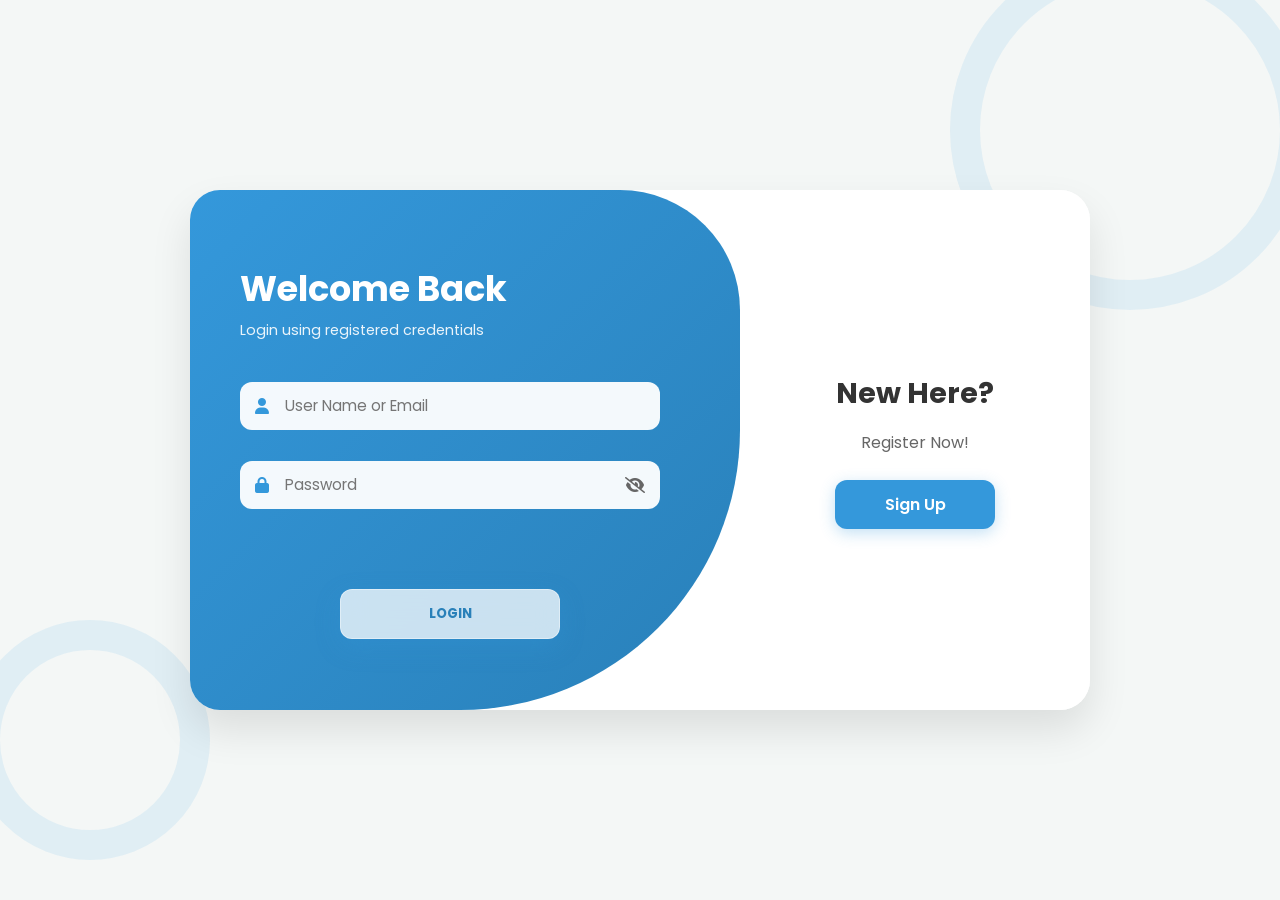
<file: login.html>
<!DOCTYPE html>
<html lang="en">
<head>
  <meta charset="UTF-8">
  <meta name="viewport" content="width=device-width, initial-scale=1.0">
  <title>Taskora | Login</title>
  <link rel="icon" type='image/x-icon' href="https://img.icons8.com/plasticine/1200/work-authorisation.jpg">
  <!-- font -->
  <link rel="preconnect" href="https://fonts.googleapis.com">
  <link rel="preconnect" href="https://fonts.gstatic.com" crossorigin>
  <link href="https://fonts.googleapis.com/css2?family=Poppins:wght@400;500;700&display=swap" rel="stylesheet">
  <link rel="stylesheet" href="https://cdnjs.cloudflare.com/ajax/libs/font-awesome/6.5.0/css/all.min.css">
  <!-- style -->
  <link rel="stylesheet" href="css/login.css">
</head>
<body>
  <div id="notification"></div>
  <div class="container">
    <!-- left side -->
    <div class="left">
      <h2>Welcome Back</h2>
      <p class="subtitle">Login using registered credentials</p>
      <form id="loginForm" action="#" method="post">
        <!-- username -->
        <div class="input-box">
          <label for="username"><i class="fa fa-user left-icon"></i></label>
          <input type="text" id="username" name="username" placeholder="User Name or Email" title="Enter you registered usrename or email" required><br><br>
        </div>
        <!-- password -->
        <div class="input-box">
          <label for="password"><i class="fa fa-lock left-icon"></i></label>
          <input type="password" id="password" name="password" placeholder="Password" required>
          <span class="show-password"><i class="fa fa-eye-slash right-icon" onclick="togglePassword('password', this)"></i></span>
        </div><br><br>
        <!-- login -->
        <button type="submit" class="login-btn">Login</button>
      </form>
    </div>
    <!-- right side -->
    <div class="right">
      <h2>New Here?</h2>
      <p>Register Now!</p>
      <a href="index.html" class="signup-btn">Sign Up</a>
    </div>
  </div>
  <script src="/js/login.js"></script>
  <script src="/js/common.js"></script>
</body>
</html>
</file>
<file: css/login.css>
/* 🎨 THEME COLORS UPDATED TO MATCH PROFILE PAGE */
:root {
    --primary: #3498db;
    --primary-dark: #2980b9;
    --primary-light: #eef5ff;

    --text-main: #333;
    --text-muted: #666;

    --bg-light: #f4f7f6;
}

/* --- GLOBAL --- */
* {
    margin: 0;
    padding: 0;
    box-sizing: border-box;
    font-family: 'Poppins', sans-serif;
}

body {
    background-color: var(--bg-light);
    display: flex;
    justify-content: center;
    align-items: center;
    min-height: 100vh;
    position: relative;
    font-family:'Segoe UI';
}

/* --- BACKGROUND DECOR --- */
body::before, body::after {
    content: "";
    position: absolute;
    border-radius: 50%;
    border: 30px solid rgba(52, 152, 219, 0.1);
    z-index: 1;
    animation: float 8s ease-in-out infinite;
}
body::before { width: 300px; height: 300px; top: -50px; right: -30px; }
body::after { width: 180px; height: 180px; bottom: 40px; left: -30px; animation-delay: 2s; }

@keyframes float {
    0%, 100% { transform: translateY(0); }
    50% { transform: translateY(-20px); }
}

/* --- CONTAINER --- */
.container {
    display: flex;
    max-width: 900px;
    width: 95%;
    height: 520px;
    background: #fff;
    border-radius: 30px;
    overflow: hidden;
    box-shadow: 0 20px 40px rgba(0, 0, 0, 0.1);
    z-index: 10;
}

/* --- LEFT PANEL --- */
.left {
    flex: 1.4;
    background: linear-gradient(135deg, var(--primary), var(--primary-dark));
    padding: 50px 80px 50px 50px;
    color: white;
    display: flex;
    flex-direction: column;
    justify-content: center;
    border-radius: 0 120px 280px 0;
}

.left h2 {
    font-size: 2.2rem;
    margin-bottom: 5px;
}

.subtitle {
    font-size: 0.9rem;
    margin-bottom: 40px;
    opacity: 0.9;
}

/* --- INPUTS --- */
.input-box {
    position: relative;
    margin-bottom: 30px;
    width: 100%;
    display: flex;
    align-items: center;
}

.input-box input {
    width: 100%;
    height: 48px;
    padding: 0 45px;
    border: none;
    border-radius: 12px;
    background: rgba(255, 255, 255, 0.95);
    font-size: 0.95rem;
    outline: none;
    color: var(--text-main);
}

.input-box i.left-icon {
    position: absolute;
    left: 15px;
    top: 50%;
    transform: translateY(-50%);
    color: var(--primary);
}

.right-icon {
    position: absolute;
    right: 15px;
    top: 50%;
    transform: translateY(-50%);
    cursor: pointer;
    color: var(--text-muted);
}

#loginForm {
    display: flex;
    flex-direction: column;
    width: 100%;
}

/* --- LOGIN BUTTON (GLASS BLUE STYLE) --- */
.login-btn {
    width: 100%;
    max-width: 220px;
    margin: 0 auto;
    padding: 14px;

    background: rgba(255, 255, 255, 0.75);
    color: var(--primary-dark);

    border: 1px solid rgba(255, 255, 255, 0.4);
    border-radius: 12px;

    font-weight: 700;
    text-transform: uppercase;
    cursor: pointer;

    backdrop-filter: blur(12px);
    -webkit-backdrop-filter: blur(12px);

    box-shadow: 0 8px 25px rgba(52, 152, 219, 0.25);
    transition: all 0.3s ease;
}

.login-btn:hover {
    background: #ffffff;
    transform: scale(1.04);
    box-shadow: 0 12px 35px rgba(52, 152, 219, 0.35);
}

/* --- RIGHT PANEL --- */
.right {
    flex: 0.9;
    display: flex;
    flex-direction: column;
    justify-content: center;
    align-items: center;
    text-align: center;
    padding: 40px;
    background: #ffffff;
}

.right h2 {
    color: var(--text-main);
    font-size: 1.8rem;
    margin-bottom: 15px;
}

.right p {
    color: var(--text-muted);
    margin-bottom: 25px;
}

/* --- SIGNUP BUTTON --- */
.signup-btn {
    width: 160px;
    padding: 12px 0;
    background: var(--primary);
    color: white;
    text-decoration: none;
    border-radius: 12px;
    font-weight: 600;
    text-align: center;
    transition: 0.3s;
    box-shadow: 0 4px 15px rgba(52, 152, 219, 0.3);
}

.signup-btn:hover {
    background: var(--primary-dark);
    box-shadow: 0 6px 20px rgba(52, 152, 219, 0.4);
}

/* --- TOAST --- */
#notification {
    position: fixed;
    top: 20px;
    right: 20px;
    z-index: 9999;
}

.toast {
    background: #2ecc71;
    color: white;
    padding: 12px 20px;
    border-radius: 8px;
    margin-bottom: 10px;
    box-shadow: 0 5px 15px rgba(0,0,0,0.2);
    display: flex;
    align-items: center;
    gap: 10px;
    font-size: 0.9rem;
    font-weight: 500;
    animation: slideIn 0.5s ease forwards;
}

.toast.error { background: #ff4d4d; }

@keyframes slideIn {
    from { transform: translateX(100%); opacity: 0; }
    to { transform: translateX(0); opacity: 1; }
}
</file>
<file: css/profile.css>
:root {
    --primary: #3498db;
    --primary-dark: #2980b9;
    --primary-light: #eef5ff;

    --danger: #ff4d4d;
    --danger-light: #fff1f1;

    --bg-body: #f4f7f6;
    --card-bg: #ffffff;

    --text-main: #333333;
    --text-muted: #666666;

    --border: #e5e7eb;

    /* SAME SHADOW AS TODO */
    --shadow: 0 10px 25px rgba(52, 152, 219, 0.15);
}
* {
    margin: 0;
    padding: 0;
    box-sizing: border-box;
}

body {
    background-color:var(--bg-body);
    color: var(--text-main);
    line-height: 1.6;
    font-family:'Segoe UI';
}

/* --- NAVIGATION --- */
.main-nav {
    background: rgba(255, 255, 255, 0.75);
    backdrop-filter: blur(12px);
    -webkit-backdrop-filter: blur(12px);
    padding: 1rem 5%;
    box-shadow: 0 4px 20px rgba(37, 99, 235, 0.12);
    border-bottom: 1px solid var(--border);
    display: flex;
    justify-content: center;
    align-items: center;
    position: sticky;
    top: 0;
    width: 100%;
    height: 70px;
    padding: 15px 0;
    z-index: 1000;
}

.nav-links {
    display: flex;
    gap: 20px;
}
.nav-links a i {
    margin-right: 6px;
}

.nav-item {
    text-decoration: none;
    color: #9aa0c3;
    font-weight: 500;
     display: inline-block;
    min-width: 110px;
    text-align: center;
    padding: 8px 16px;
    border-radius: 8px;
    transition: all 0.2s ease;
}
.nav-item:hover {
    color: var(--primary);
    transform: translateY(-3px);
}

.nav-item.active {
    color: var(--primary);
    font-weight: 600;
}

/* --- LAYOUT CONTAINER --- */
.content-wrapper {
    max-width: 500px;
    margin: 50px auto;
    padding: 20px;
}

.upload-card {
    background: var(--card-bg);
    border-radius: 20px;
    padding: 40px;
    box-shadow: var(--shadow);
    text-align: center;
    border: 1px solid var(--border);
}

/* --- PROFILE IMAGE & PHOTO MENU --- */
.profile-img-container {
    position: relative;
    width: 130px;
    height: 130px;
    margin: 0 auto 25px;
}

#profileDisplay {
    width: 100%;
    height: 100%;
    border-radius: 50%;
    object-fit: cover;
    border: 4px solid var(--primary);
    padding: 3px;
    background: #fff;
}

.overlay-pencil {
    position: absolute;
    bottom: 5px;
    right: 5px;
    background: #3498db;
    color: white;
    border: none;
    width: 38px;
    height: 38px;
    border-radius: 50%;
    cursor: pointer;
    box-shadow: 0 4px 8px rgba(0,0,0,0.2);
    transition: transform 0.2s;
}

.overlay-pencil:hover { transform: scale(1.1); }

.dropdown-menu {
    position: absolute;
    top: 110%;
    left: 50%;
    transform: translateX(-50%);
    background: #fff;
    width: 280px;
    padding: 20px;
    border-radius: 15px;
    z-index: 110;
    border: 1px solid var(--border);
    box-shadow: var(--shadow);
}

.menu-header {
    display: flex;
    justify-content: space-between;
    align-items: center;
    margin-bottom: 15px;
}

.menu-title { font-weight: 600; font-size: 15px; color: #444; }

.close-menu { 
    cursor: pointer; 
    color: #ff4d4d; 
    font-size: 20px; 
    transition: 0.2s;
}

.close-menu:hover { opacity: 0.7; }

.url-input-group { display: flex; gap: 8px; margin-bottom: 15px; }

.url-input-group input {
    flex: 1;
    padding: 8px 12px;
    border: 1px solid #ddd;
    border-radius: 8px;
    font-size: 13px;
    outline: none;
}

.url-input-group button {
    background: #3498db;
    color: white;
    border: none;
    padding: 0 15px;
    border-radius: 8px;
    cursor: pointer;
    font-size: 13px;
}

.divider {
    text-align: center;
    margin: 15px 0;
    position: relative;
}

.divider::before {
    content: "";
    position: absolute;
    left: 0;
    top: 50%;
    width: 100%;
    height: 1px;
    background: #eee;
}

.divider span {
    background: #fff;
    padding: 0 10px;
    font-size: 11px;
    color: #aaa;
    position: relative;
}

.upload-btn {
    width: 100%;
    padding: 12px;
    background: var(--primary-light);
    color: var(--primary);
    border: 2px dashed var(--primary);
    border-radius: 10px;
    cursor: pointer;
    font-weight: 500;
    transition: 0.3s;
}

.upload-btn:hover { background: var(--primary-light); }

/* --- VIEW SECTION --- */
.upload-title {
    font-size: 24px;
    font-weight: 600;
    margin-bottom: 5px;
}

.limit-text {
    color: var(--text-muted);
    margin-bottom: 25px;
    font-size: 14px;
}

.info-group {
    text-align: left;
    background: var(--card-bg);
    padding: 20px;
    border-radius: 12px;
}

.info-group p {
    margin-bottom: 12px;
    font-size: 14px;
    color: var(--text-muted);
}

.pass-display-row {
    display: flex;
    align-items: center;
    gap: 10px;
    font-size: 14px;
    color: var(--text-muted);
}

.dots {
    letter-spacing: 2px;
    font-weight: bold;
}

.view-toggle {
    color: var(--primary);
    cursor: pointer;
    font-size: 16px;
}

/* --- EDIT SECTION & INPUTS --- */
.edit-fields {
    margin-top: 25px;
    text-align: left;
}

.input-row {
    position: relative;
    display: flex;
    align-items: center;
    margin-bottom: 18px;
}

.field-icon {
    position: absolute;
    left: 15px;
    color: #aaa;
    font-size: 16px;
}

.styled-input {
    width: 100%;
    padding: 12px 45px 12px 45px;
    border: 1.5px solid var(--border);
    border-radius: 10px;
    font-family: inherit;
    font-size: 14px;
    background: #fff;
    transition: 0.3s;
}

.styled-input:focus {
    border-color: var(--primary);
    box-shadow: 0 0 0 3px rgba(37, 99, 235, 0.2);
    outline: none;
}

.styled-input:disabled {
    background: #f5f5f5;
    color: #888;
}

.edit-icon-btn {
    position: absolute;
    right: 12px;
    background: none;
    border: none;
    color: #3498db;
    cursor: pointer;
    padding: 5px;
}

.pass-eye {
    position: absolute;
    right: 45px;
    color: #aaa;
    cursor: pointer;
    font-size: 14px;
}

/* --- ERROR MESSAGES --- */
.error-msg {
    display: block;
    color: #ff4d4d;
    font-size: 11px;
    margin: -14px 0 15px 5px;
    font-weight: 500;
}

/* --- BUTTONS --- */
.btn {
    padding: 12px 30px;
    border-radius: 10px;
    border: none;
    font-weight: 600;
    cursor: pointer;
    transition: 0.3s;
    font-family: inherit;
}

.btn-blue {
    background: linear-gradient(135deg, var(--primary), var(--primary-dark));
    color: #fff;
    width: 100%;
}

.btn-blue:hover {
    background: linear-gradient(135deg, var(--primary-dark), #4f5196);
    transform: translateY(-1px);
    box-shadow: 0 6px 18px rgba(37, 99, 235, 0.3);
}

.btn-text {
    background: none;
    border: none;
    color: #888;
    margin-top: 15px;
    cursor: pointer;
    font-weight: 500;
}

.btn-text:hover { color: #333; }

.actions {
    margin-top: 30px;
    display: flex;
    flex-direction: column;
    align-items: center;
}

/* --- Footer with Accent Line --- */
.main-footer {
	background: linear-gradient(135deg, #3c5da3, #2980b9, #3c5da3);
	color: #f8fafc;
	box-shadow: 0 -8px 25px rgba(52, 152, 219, 0.25);
	padding: 4rem 0 3rem 0;
	text-align: center;
	margin-top: auto;
	position: relative;
	border-top: 1px solid rgba(255, 255, 255, 0.1);
    display: flex;
    flex-direction: column;
    align-items: center;
    gap: 10px; 
}
.tagline {
    opacity: 0.9;
}

.footer-socials {
	margin-top: 2rem;
	display: flex;
	justify-content: center;
	gap: 1.5rem;
}

.footer-socials a {
	color: white;
	background: rgba(255, 255, 255, 0.2);
	width: 42px;
	height: 42px;
	display: flex;
	align-items: center;
	justify-content: center;
	border-radius: 10px;
	transition: all 0.3s;
}

.footer-socials a:hover {
	color: #3498db;
	background: white;
	transform: translateY(-3px) scale(1.05);
}

@keyframes blink {
	50% {
		opacity: 0.3;
	}
}


/* Responsive */
@media (max-width: 600px) {
    .content-wrapper { padding: 10px; margin: 20px auto; }
    .upload-card { padding: 25px; }
    .footer-content { flex-direction: column; text-align: center; }
}

/* --- UNIFORM SPACING FOR EDIT FORM --- */
.edit-fields .input-row {
    position: relative;
    display: flex;
    align-items: center;
    margin-bottom: 25px; /* Fixed spacing between every row */
}

/* Ensure error messages don't push content unevenly */
.error-msg {
    display: block;
    color: #ff4d4d;
    font-size: 11px;
    height: 14px; /* Fixed height prevents jumping */
    margin-top: -20px;
    margin-bottom: 10px;
    padding-left: 45px;
}

#notification {
    position: fixed;
    top: 20px;
    right: 20px;
    z-index: 9999;
    display: flex;
    flex-direction: column;
    gap: 10px;
}

.toast {
    background: #2ecc71;
    color: white;
    padding: 12px 16px;
    border-radius: 10px;
    min-width: 220px;
    font-size: 14px;
    display: flex;
    align-items: center;
    gap: 10px;
    box-shadow: 0 10px 25px rgba(0,0,0,0.15);
    animation: slideIn 0.25s ease, fadeOut 0.5s ease 2.5s forwards;
}

/* error style */
.toast.error {
    background: #e74c3c;
}

/* animation */
@keyframes slideIn {
    from {
        transform: translateX(100%);
        opacity: 0;
    }
    to {
        transform: translateX(0);
        opacity: 1;
    }
}
@keyframes fadeOut {
    to {
        opacity: 0;
        transform: translateX(100%);
    }
}
/* --- REFINED ICONS --- */
.field-icon {
    position: absolute;
    left: 15px;
    color: var(--primary);
    font-size: 16px;
    width: 20px;
    text-align: center;
}

/* --- PROFESSIONAL SELECT GENDER STYLING --- */
select.styled-input {
    appearance: none; /* Removes default browser arrow */
    -webkit-appearance: none;
    -moz-appearance: none;
    cursor: pointer;
    /* We add a custom arrow icon via background-image */
    background-image: url("data:image/svg+xml,%3Csvg xmlns='http://www.w3.org/2000/svg' width='12' height='12' fill='%23aaa' viewBox='0 0 16 16'%3E%3Cpath d='M7.247 11.14 2.451 5.658C1.885 5.013 2.345 4 3.204 4h9.592a1 1 0 0 1 .753 1.659l-4.796 5.48a1 1 0 0 1-1.506 0z'/%3E%3C/svg%3E");
    background-repeat: no-repeat;
    background-position: calc(100% - 40px) center; /* Positions arrow to the left of the pencil */
    background-size: 12px;
}

/* When the select is disabled, hide the custom arrow to look cleaner */
select.styled-input:disabled {
    background-image: none;
}

/* Adjust the Pencil button specifically for the select row */
.input-row select + .edit-icon-btn {
    right: 12px;
    z-index: 2; /* Ensures it stays above the select click area */
    background: white; /* Optional: adds a tiny background to separate from arrow */
    padding: 2px;
}

/* Hover effect for the pencil to make it feel more interactive */
.edit-icon-btn:hover {
    color: #2980b9;
    transform: scale(1.1);
    transition: 0.2s;
}

#view-password {
    border: none;
    background: transparent;
    font-weight: 500;
    outline: none;
}

.nav-item.logout-btn:hover {
    color: var(--danger);
}
</file>
<file: css/todo.css>
:root {
    /* 🔵 NEW PRIMARY (MATCH PROFILE PAGE) */
    --primary: #3498db;
    --primary-dark: #2980b9;
    --primary-light: #eef5ff;

    /* STATES */
    --danger: #ff4d4d;
    --danger-light: #fff1f1;

    /* BACKGROUNDS */
    --bg-body: #f4f7f6;
    --card-bg: #ffffff;

    /* TEXT */
    --text-main: #333333;
    --text-muted: #666666;

    /* UI ELEMENTS */
    --border: #e5e7eb;
    --shadow: 0 10px 25px rgba(52, 152, 219, 0.15);
}

* {
	margin: 0;
	padding: 0;
	box-sizing: border-box;
}

body {
	background: var(--bg-body);
	color: var(--text-main);
	line-height: 1.5;
	padding-top: 80px;
	min-height: 100vh;
	display: flex;
	flex-direction: column;
	font-family:'Segoe UI';
}

/* --- Navbar --- */
.navbar {
	position: fixed;
	top: 0;
	width: 100%;
	height: 70px;
	background: rgba(255, 255, 255, 0.75);
	backdrop-filter: blur(12px);
	border-bottom: 1px solid var(--border);
	box-shadow: 0 4px 20px rgba(37, 99, 235, 0.12);
	-webkit-backdrop-filter: blur(12px);
	display: flex;
	justify-content: space-between;
	align-items: center;
	padding: 0 10%;
	z-index: 1000;
}

.nav-logo {
	font-size: 1.5rem;
	font-weight: 800;
	color: var(--primary);
	letter-spacing: -0.5px;
	display: flex;
    align-items: center;
    gap: 8px;
}

.nav-links {
	display: flex;
	list-style: none;
	gap: 2rem;
}

.nav-links a i {
    margin-right: 6px;
}

.nav-links a {
	text-decoration: none;
	color: #9aa0c3;
	font-weight: 500;
	transition: all 0.2s ease;
	position: relative;
	display: inline-block; /* ✅ prevents shifting */
    min-width: 90px;       /* optional: stabilizes spacing */
    text-align: center;
}

.nav-links a.active {
	color: var(--primary);
	font-weight: 600;
}

.nav-links a:hover{
	color: var(--primary);
	transform: translateY(-3px);
}
.nav-links a:hover, a:focus {
	color: var(--primary);	
}

/* --- Dashboard Container --- */
.container {
	flex: 1;
	max-width: 1000px;
	margin: 0 auto 3rem auto;
	width: 95%;
}

.dashboard {
	background: var(--card-bg);
	padding: 2rem;
	border-radius: 20px;
	box-shadow: var(--shadow);
}

.dash-header {
	color: var(--primary);
	display: flex;
	justify-content: space-between;
	align-items: flex-start;
	margin-bottom: 2rem;
	padding-bottom: 1rem;
	border-bottom: 1px solid var(--border);
}

/* --- Unified Stats Pills --- */
.stats span {
	margin-left: 0.8rem;
	padding: 0.7rem 0;
	min-width: 150px;
	/* Fixed width for symmetry */
	display: inline-flex;
	justify-content: center;
	align-items: center;
	border-radius: 12px;
	font-size: 0.85rem;
	font-weight: 600;
	background: var(--primary-light);
	border: 1px solid var(--border);
	color: var(--text-muted);
}

.stats b {
	color: var(--primary);
	margin-left: 8px;
	font-size: 1rem;
}

/* --- Task Input Grid --- */
.add-task {
	display: grid;
	grid-template-columns: 2fr 1fr 2fr auto;
	gap: 12px;
	margin-bottom: 2.5rem;
	padding: 1.5rem;
	border-radius: 16px;
	background: #ffffff;
	border: 1px solid var(--border);
	box-shadow: 0 4px 12px rgba(37, 99, 235, 0.08);
}

input {
	padding: 0.75rem 1rem;
	border: 1.5px solid var(--border);
	border-radius: 10px;
	font-size: 0.95rem;
	transition: all 0.2s;
}

input:focus {
	outline: none;
	border-color: var(--primary);
	box-shadow: 0 0 0 3px rgba(37, 99, 235, 0.2);
}

#add-task-btn {
	background: linear-gradient(135deg, var(--primary), var(--primary-dark));
	color: white;
	border: none;
	padding: 0 2rem;
	border-radius: 10px;
	cursor: pointer;
	font-weight: 700;
	transition: 0.2s;
}

#add-task-btn:hover {
	background: linear-gradient(135deg, var(--primary-dark), #4f5196);
	transform: translateY(-1px);
	box-shadow: 0 6px 18px rgba(37, 99, 235, 0.3);
}

/* --- Controls (Search & Filters) --- */
.task-controls {
	display: flex;
	justify-content: space-between;
	align-items: center;
	margin-bottom: 2rem;
	gap: 20px;
}

#search-task {
	flex: 1;
	max-width: 400px;
	height: 48px;
	background: #ffffff;
	border-radius: 12px;
}

.filters {
	display: flex;
	gap: 10px;
}

.filter-btn {
	padding: 0.7rem 0;
	min-width: 120px;
	/* Consistent Size */
	display: inline-flex;
	justify-content: center;
	align-items: center;
	border: 1.5px solid var(--border);
	background: white;
	cursor: pointer;
	border-radius: 12px;
	font-weight: 600;
	color: var(--text-muted);
	transition: all 0.2s;
}

.filter-btn:hover {
	border-color: var(--primary);
	color: var(--primary);
}

.filter-btn.active {
	border-color: transparent;
	background: linear-gradient(135deg, var(--primary), var(--primary-dark));
	color: white;
	box-shadow: 0 4px 12px rgba(37, 99, 235, 0.25);
}

/* --- Table Architecture --- */
table {
	width: 100%;
	border-collapse: separate;
	border-spacing: 0;
	table-layout: fixed;
}

th {
	text-align: left;
	padding: 1rem;
	color: var(--text-muted);
	font-size: 0.75rem;
	text-transform: uppercase;
	letter-spacing: 1.2px;
	border-bottom: 2px solid var(--border);
}

/* Column Widths */
th:nth-child(1),
td:nth-child(1) {
	width: 70px;
	text-align: center;
}

th:nth-child(2),
td:nth-child(2) {
	width: 30%;
	font-weight: 600;
}

th:nth-child(3),
td:nth-child(3) {
	width: 35%;
	color: var(--text-muted);
}

th:nth-child(4),
td:nth-child(4) {
	width: 140px;
}

th:nth-child(5),
td:nth-child(5) {
	width: 110px;
}

td {
	padding: 1.2rem 1rem;
	border-bottom: 1px solid var(--border);
	vertical-align: middle;
	overflow: hidden;
	text-overflow: ellipsis;
	white-space: nowrap;
}

/* --- Row States --- */
.task-row:hover {
	background-color: rgba(37, 99, 235, 0.08);
	transform: scale(1.005);
}

.task-row.overdue:not(.completed) td {
	color: var(--danger);
}

.task-row.completed td {
	color: #94a3b8 !important;
	text-decoration: line-through;
	opacity: 0.6;
}

/* --- Icons & Actions --- */
.status-circle i {
	font-size: 1.4rem;
	cursor: pointer;
	color: var(--border);
	transition: 0.2s;
}

.status-circle i.fa-check-circle {
	color: var(--primary);
}

.actions i {
	cursor: pointer;
	font-size: 1.1rem;
	transition: 0.2s;
	color: var(--primary);
	padding-right: 15px;
	border-radius: 8px;
}

.actions i.edit-task:hover {
	color: var(--text-main);
}

.actions i.delete-task:hover {
	color: var(--danger);
}
.actions i.disabled {
    opacity: 0.4;
    pointer-events: none; /* prevents click */
    cursor: not-allowed;
}

/* --- Footer with Accent Line --- */
.main-footer {
	background: linear-gradient(135deg, #3c5da3, #2980b9, #3c5da3);
	color: #f8fafc;
	box-shadow: 0 -8px 25px rgba(52, 152, 219, 0.25);
	padding: 4rem 0 3rem 0;
	text-align: center;
	margin-top: auto;
	position: relative;
	border-top: 1px solid rgba(255, 255, 255, 0.1);
    display: flex;
    flex-direction: column;
    align-items: center;
    gap: 10px; 
}
.tagline {
    opacity: 0.9;
}

.footer-socials {
	margin-top: 2rem;
	display: flex;
	justify-content: center;
	gap: 1.5rem;
}

.footer-socials a {
	color: white;
	background: rgba(255, 255, 255, 0.2);
	width: 42px;
	height: 42px;
	display: flex;
	align-items: center;
	justify-content: center;
	border-radius: 10px;
	transition: all 0.3s;
}

.footer-socials a:hover {
	color: #3498db;
	background: white;
	transform: translateY(-3px) scale(1.05);
}

@keyframes blink {
	50% {
		opacity: 0.3;
	}
}

.fa-clock {
	animation: blink 1.5s infinite;
	margin-left: 8px;
}

* {
	scroll-behavior: smooth;
}

.logout-btn:hover {
	color: var(--danger) !important;
	/* red on hover */
	font-weight: 600;
}

.navbar,
.stats span {
	backdrop-filter: blur(10px);
}
/* =========================
   MODERN TASK EDIT MODAL
========================= */

.modal {
    position: fixed;
    top: 0;
    left: 0;
    width: 100%;
    height: 100%;
    background: rgba(0,0,0,0.55);
    display: flex;
    justify-content: center;
    align-items: center;
    z-index: 2000;
    backdrop-filter: blur(6px);
}

/* Modal Box */
.modal-content {
    background: #ffffff;
    width: 420px;
    padding: 28px;
    border-radius: 16px;
    box-shadow: 0 20px 60px rgba(0,0,0,0.25);
    animation: popIn 0.25s ease;
    font-family: "Segoe UI", sans-serif;
}

/* Title */
.modal-content h3 {
    margin-bottom: 18px;
    font-size: 20px;
    font-weight: 600;
    color: #2c3e50;
    text-align: center;
}

/* Inputs */
.modal-content input {
    width: 100%;
    padding: 12px 14px;
    margin-bottom: 14px;
    border: 1px solid #e0e0e0;
    border-radius: 10px;
    font-size: 14px;
    outline: none;
    transition: 0.2s;
    background: #fafafa;
}

.modal-content input:focus {
    border-color: #3498db;
    background: #fff;
    box-shadow: 0 0 0 3px rgba(52,152,219,0.15);
}

/* Buttons container */
.modal-actions {
    display: flex;
    gap: 12px;
    margin-top: 10px;
}

/* Buttons */
.modal-actions button {
    flex: 1;
    padding: 11px;
    border: none;
    border-radius: 10px;
    font-weight: 600;
    cursor: pointer;
    transition: 0.25s;
    font-family: inherit;
}

/* Save button */
.modal-actions button:first-child {
    background: #3498db;
    color: white;
}

.modal-actions button:first-child:hover {
    background: #2980b9;
    transform: translateY(-1px);
}

/* Cancel button */
.modal-actions button:last-child {
    background: #f1f1f1;
    color: #333;
}

.modal-actions button:last-child:hover {
    background: #e0e0e0;
}

/* Animation */
@keyframes popIn {
    from {
        transform: scale(0.85);
        opacity: 0;
    }
    to {
        transform: scale(1);
        opacity: 1;
    }
}
.close-modal {
    position: absolute;
    top: 12px;
    right: 16px;
    font-size: 22px;
    cursor: pointer;
    color: #999;
}

.close-modal:hover {
    color: #ff4d4d;
}

#notification {
    position: fixed;
    top: 20px;
    right: 20px;
    z-index: 9999;
    display: flex;
    flex-direction: column;
    gap: 10px;
}

.toast {
    background: #2ecc71;
    color: white;
    padding: 12px 16px;
    border-radius: 10px;
    min-width: 220px;
    font-size: 14px;
    display: flex;
    align-items: center;
    gap: 10px;
    box-shadow: 0 10px 25px rgba(0,0,0,0.15);
    animation: slideIn 0.2s ease;
}

/* error style */
.toast.error {
    background: #e74c3c;
}

/* animation */
@keyframes slideIn {
    from {
        transform: translateX(100%);
        opacity: 0;
    }
    to {
        transform: translateX(0);
        opacity: 1;
    }
}
.delete-modal {
    position: fixed;
    inset: 0;
    background: rgba(0,0,0,0.6);
    display: none;
    justify-content: center;
    align-items: center;
    z-index: 3000;
}

.delete-box {
    background: white;
    padding: 28px;
    border-radius: 16px;
    width: 320px;
    text-align: center;
    animation: pop 0.2s ease;
    box-shadow: 0 20px 50px rgba(0,0,0,0.25);
}

.danger-icon {
    font-size: 40px;
    color: #e74c3c;
    margin-bottom: 10px;
}

.delete-actions {
    display: flex;
    gap: 10px;
    margin-top: 20px;
}

.delete-actions button {
    flex: 1;
    padding: 10px;
    border: none;
    border-radius: 10px;
    cursor: pointer;
    font-weight: 600;
}

#cancelDelete {
    background: #eee;
}

#confirmDelete {
    background: #e74c3c;
    color: white;
}

@keyframes pop {
    from { transform: scale(0.8); opacity: 0; }
    to { transform: scale(1); opacity: 1; }
}

.empty-state {
    text-align: center;
    padding: 40px 0;
    color: var(--text-muted);
}

.empty-state i {
    font-size: 40px;
    margin-bottom: 10px;
    color: var(--primary);
}
.task-row {
    transition: all 0.2s ease;
}
button:active {
    transform: scale(0.96);
}
/* --- HEADER TEXT (FIXED PROFESSIONAL LOOK) --- */
.header-text {
    display: flex;
    flex-direction: column;
}

.header-text h2 {
    font-size: 1.6rem;
    font-weight: 700;
    color: var(--primary);
    margin-bottom: 4px;
	letter-spacing: -0.5px;
}

.header-text p {
    font-size: 0.85rem;
    color: var(--text-muted);
    font-weight: 500;
}
</file>
